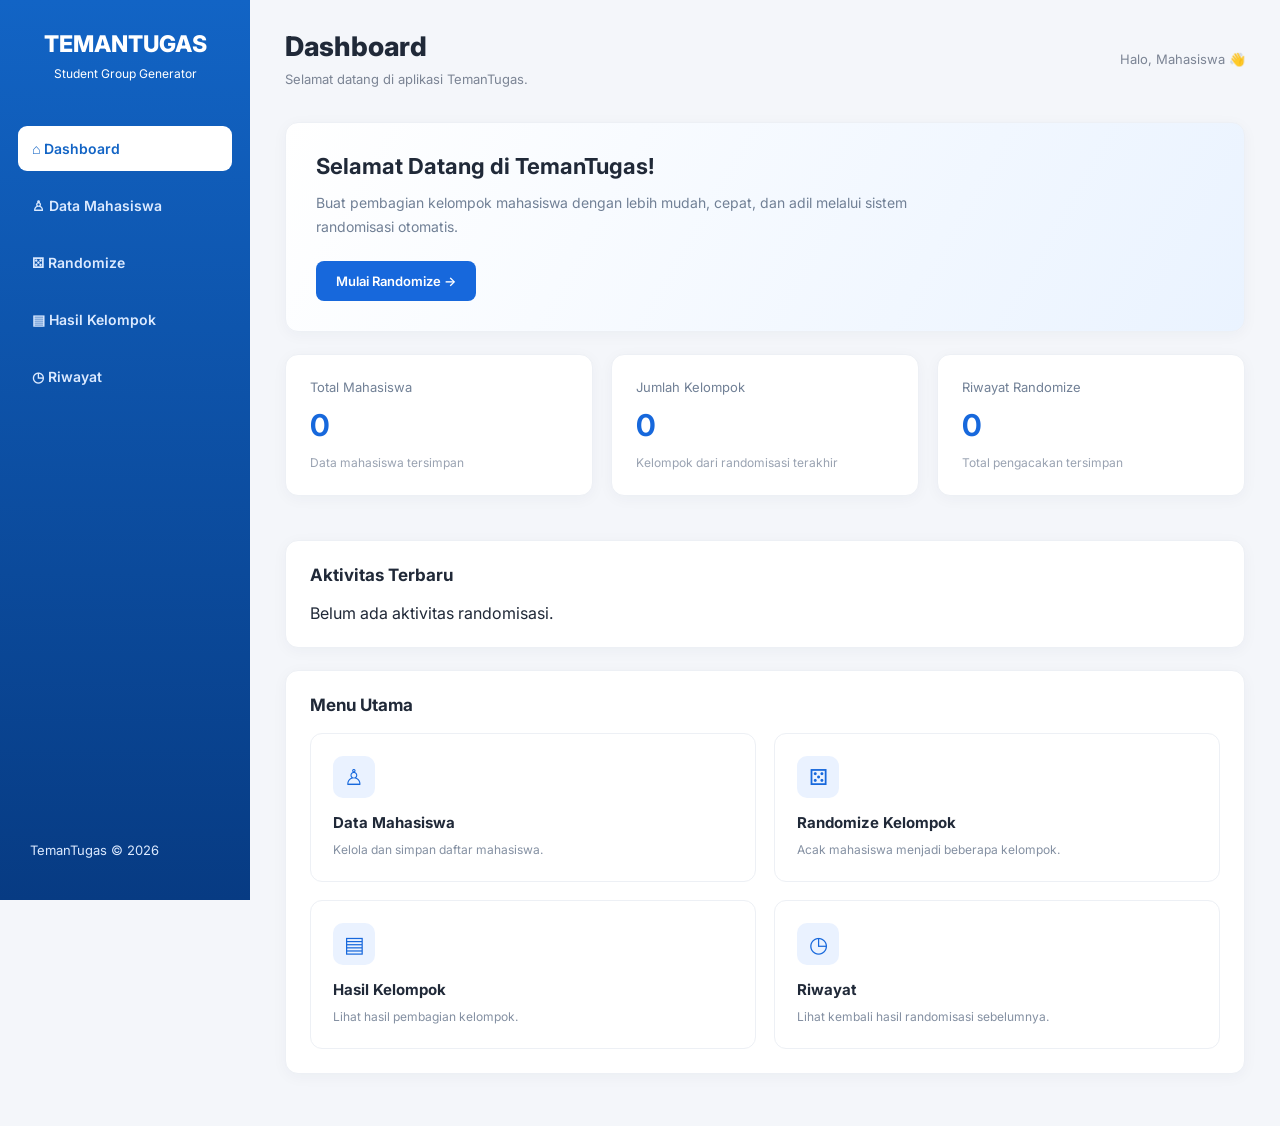
<file: index.html>
<!DOCTYPE html>
<html lang="id">
<head>
    <meta charset="UTF-8">
    <meta name="viewport" content="width=device-width, initial-scale=1.0">
    <title>Dashboard - TemanTugas</title>
    <link rel="stylesheet" href="style.css">
</head>

<body>

    <!-- SIDEBAR -->
    <aside class="sidebar">

        <div class="brand">
            TEMANTUGAS
            <p style="font-size: 12px; font-weight: 400; margin-top: 8px;">
                Student Group Generator
            </p>
        </div>

        <nav class="nav-menu">
            <a href="index.html" class="active">⌂ Dashboard</a>
            <a href="mahasiswa.html">♙ Data Mahasiswa</a>
            <a href="randomize.html">⚄ Randomize</a>
            <a href="hasil.html">▤ Hasil Kelompok</a>
            <a href="riwayat.html">◷ Riwayat</a>
        </nav>

        <div class="sidebar-footer">
            TemanTugas © 2026
        </div>

    </aside>

    <!-- MAIN CONTENT -->
    <main class="main-content">

        <div class="topbar">
            <div>
                <h1 class="page-title">Dashboard</h1>
                <p class="page-description">
                    Selamat datang di aplikasi TemanTugas.
                </p>
            </div>

            <p>Halo, Mahasiswa 👋</p>
        </div>

        <!-- WELCOME CARD -->
        <section class="card welcome-card">

            <h2>Selamat Datang di TemanTugas!</h2>

            <p>
                Buat pembagian kelompok mahasiswa dengan lebih mudah,
                cepat, dan adil melalui sistem randomisasi otomatis.
            </p>

            <a href="randomize.html" class="primary-link">
                Mulai Randomize →
            </a>

        </section>

        <!-- STATISTIK -->
        <section class="stats-container">

            <div class="card stat-card">
                <p>Total Mahasiswa</p>
                <h2 id="totalMahasiswa">0</h2>
                <span>Data mahasiswa tersimpan</span>
            </div>

            <div class="card stat-card">
                <p>Jumlah Kelompok</p>
                <h2 id="totalKelompok">0</h2>
                <span>Kelompok dari randomisasi terakhir</span>
            </div>

            <div class="card stat-card">
                <p>Riwayat Randomize</p>
                <h2 id="totalRiwayat">0</h2>
                <span>Total pengacakan tersimpan</span>
            </div>

        </section>

        <!-- AKTIVITAS TERBARU -->
        <section class="card">

            <h2>Aktivitas Terbaru</h2>

            <div id="aktivitasTerbaru">
                <p>Belum ada aktivitas randomisasi.</p>
            </div>

        </section>

        <!-- MENU UTAMA -->
        <section class="card">

            <h2>Menu Utama</h2>

            <div class="dashboard-menu">

                <a href="mahasiswa.html" class="dashboard-item">
                    <div class="menu-icon">♙</div>
                    <h3>Data Mahasiswa</h3>
                    <p>Kelola dan simpan daftar mahasiswa.</p>
                </a>

                <a href="randomize.html" class="dashboard-item">
                    <div class="menu-icon">⚄</div>
                    <h3>Randomize Kelompok</h3>
                    <p>Acak mahasiswa menjadi beberapa kelompok.</p>
                </a>

                <a href="hasil.html" class="dashboard-item">
                    <div class="menu-icon">▤</div>
                    <h3>Hasil Kelompok</h3>
                    <p>Lihat hasil pembagian kelompok.</p>
                </a>

                <a href="riwayat.html" class="dashboard-item">
                    <div class="menu-icon">◷</div>
                    <h3>Riwayat</h3>
                    <p>Lihat kembali hasil randomisasi sebelumnya.</p>
                </a>

            </div>

        </section>

    </main>

    <script src="script.js"></script>

</body>
</html>
</file>
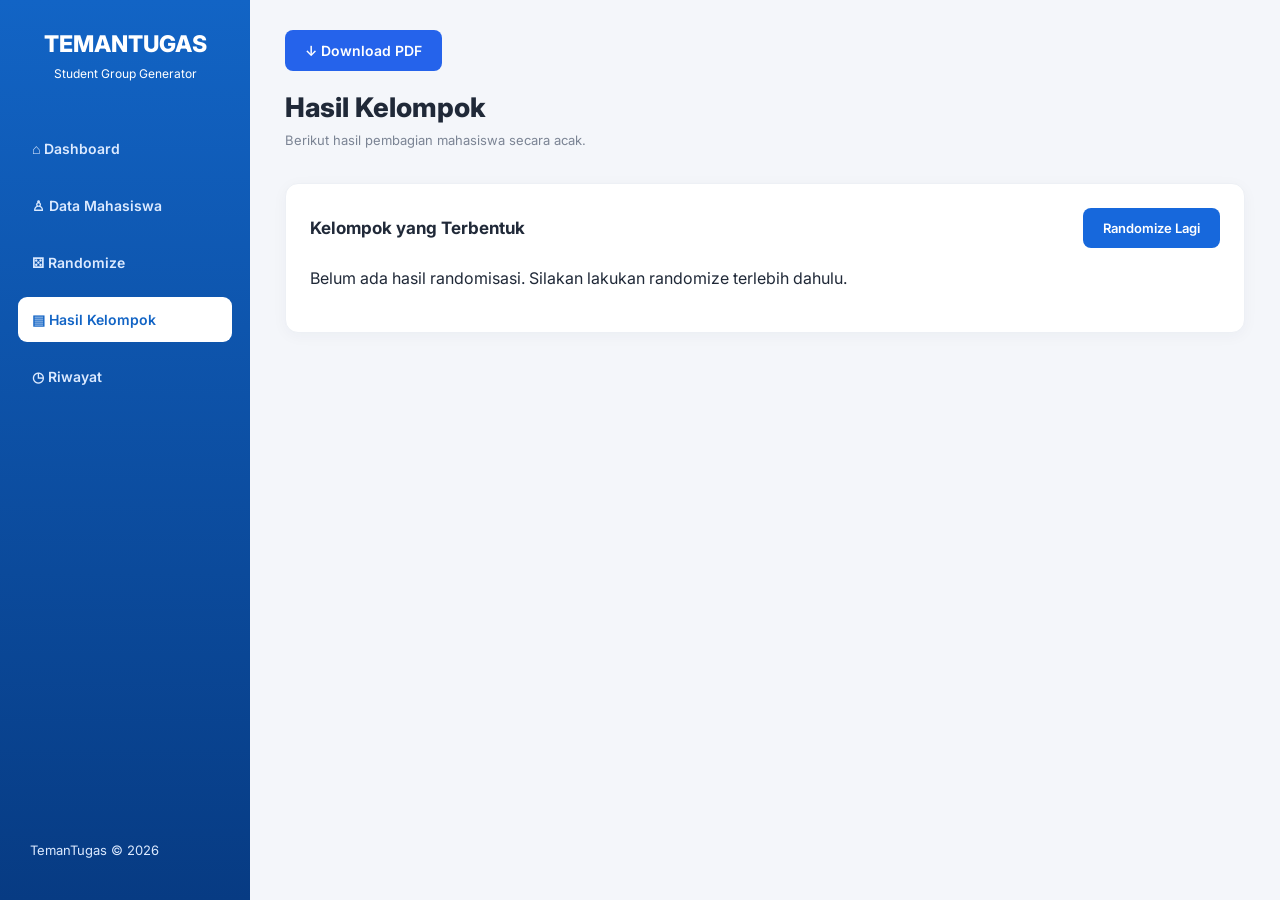
<file: hasil.html>
<!DOCTYPE html>
<html lang="id">
<head>
    <meta charset="UTF-8">
    <meta name="viewport" content="width=device-width, initial-scale=1.0">
    <title>Hasil Kelompok - TemanTugas</title>
    <link rel="stylesheet" href="style.css">
</head>
<body>

    <aside class="sidebar">
        <div class="brand">
            TEMANTUGAS
            <p style="font-size: 12px; font-weight: 400; margin-top: 8px;">
                Student Group Generator
            </p>
        </div>

        <nav class="nav-menu">
            <a href="index.html">⌂ Dashboard</a>
            <a href="mahasiswa.html">♙ Data Mahasiswa</a>
            <a href="randomize.html">⚄ Randomize</a>
            <a href="hasil.html" class="active">▤ Hasil Kelompok</a>
            <a href="riwayat.html">◷ Riwayat</a>
        </nav>

        <div class="sidebar-footer">TemanTugas © 2026</div>
    </aside>

    <main class="main-content">
        <button type="button" id="downloadPDF">
            ↓ Download PDF
        </button>
        <div class="topbar">
            <div>
                <h1 class="page-title">Hasil Kelompok</h1>
                <p class="page-description">
                    Berikut hasil pembagian mahasiswa secara acak.
                </p>
            </div>
        </div>

        <section class="card">
            <div class="result-heading">
                <h2>Kelompok yang Terbentuk</h2>
                <a href="randomize.html" class="primary-link">
                    Randomize Lagi
                </a>
            </div>

            <div id="informasiHasil"></div>
            <div id="daftarKelompok" class="group-container"></div>
        </section>

    </main>

    <script src="script.js"></script>
</body>
</html>
</file>
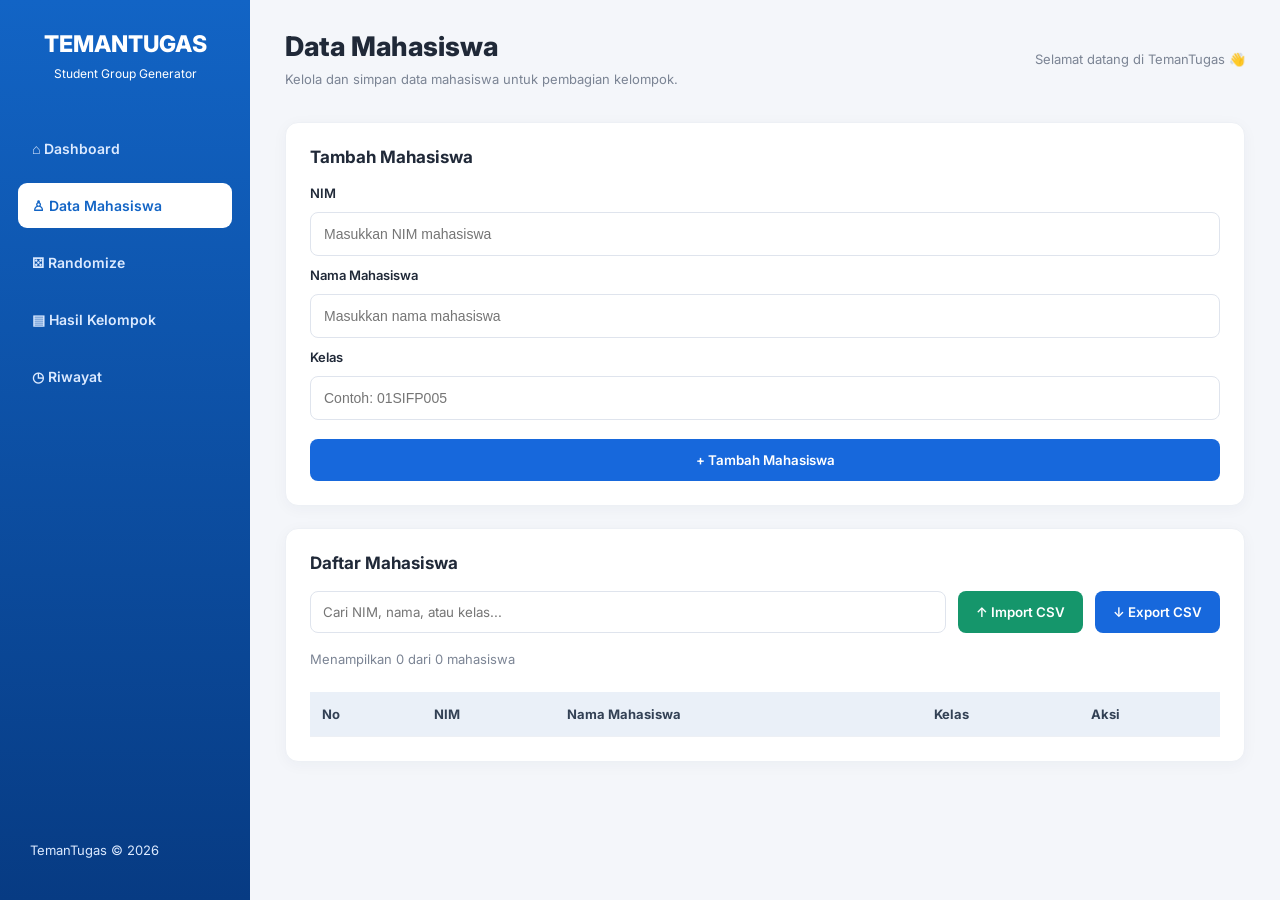
<file: mahasiswa.html>
<!DOCTYPE html>
<html lang="id">
<head>
    <meta charset="UTF-8">
    <meta name="viewport" content="width=device-width, initial-scale=1.0">
    <title>Data Mahasiswa - TemanTugas</title>
    <link rel="stylesheet" href="style.css">
</head>

<body>

    <!-- SIDEBAR -->
    <aside class="sidebar">

        <div class="brand">
            TEMANTUGAS
            <p style="font-size: 12px; font-weight: 400; margin-top: 8px;">
                Student Group Generator
            </p>
        </div>

        <nav class="nav-menu">
            <a href="index.html">⌂ Dashboard</a>
            <a href="mahasiswa.html" class="active">♙ Data Mahasiswa</a>
            <a href="randomize.html">⚄ Randomize</a>
            <a href="hasil.html">▤ Hasil Kelompok</a>
            <a href="riwayat.html">◷ Riwayat</a>
        </nav>

        <div class="sidebar-footer">
            TemanTugas © 2026
        </div>

    </aside>

    <!-- MAIN CONTENT -->
    <main class="main-content">

        <div class="topbar">
            <div>
                <h1 class="page-title">Data Mahasiswa</h1>
                <p class="page-description">
                    Kelola dan simpan data mahasiswa untuk pembagian kelompok.
                </p>
            </div>

            <p>Selamat datang di TemanTugas 👋</p>
        </div>

        <!-- FORM INPUT -->
        <section class="card">

            <h2>Tambah Mahasiswa</h2>

            <form id="formMahasiswa">

                <label>NIM</label>
                <input
                    type="text"
                    id="nim"
                    placeholder="Masukkan NIM mahasiswa"
                    required
                >

                <label>Nama Mahasiswa</label>
                <input
                    type="text"
                    id="nama"
                    placeholder="Masukkan nama mahasiswa"
                    required
                >

                <label>Kelas</label>
                <input
                    type="text"
                    id="kelas"
                    placeholder="Contoh: 01SIFP005"
                    required
                >

                <button type="submit">+ Tambah Mahasiswa</button>

            </form>

        </section>

        <!-- TABEL MAHASISWA -->
        <section class="card">

            <h2>Daftar Mahasiswa</h2>


            <div class="student-toolbar">

                <input
                    type="text"
                    id="cariMahasiswa"
                    placeholder="Cari NIM, nama, atau kelas..."
                >

                <button type="button" id="importCSV">
                    ↑ Import CSV
                </button>

                <input
                    type="file"
                    id="fileCSV"
                    accept=".csv"
                    hidden
                >

                <button type="button" id="exportCSV">
                    ↓ Export CSV
                </button>

            </div>

            <p id="jumlahMahasiswa">Total: 0 mahasiswa</p>

            <div class="table-wrapper">

                <table>
                    <thead>
                        <tr>
                            <th>No</th>
                            <th>NIM</th>
                            <th>Nama Mahasiswa</th>
                            <th>Kelas</th>
                            <th>Aksi</th>
                        </tr>
                    </thead>

                    <tbody id="daftarMahasiswa"></tbody>
                </table>

            </div>

        </section>

    </main>

    <script src="script.js"></script>

</body>
</html>
</file>
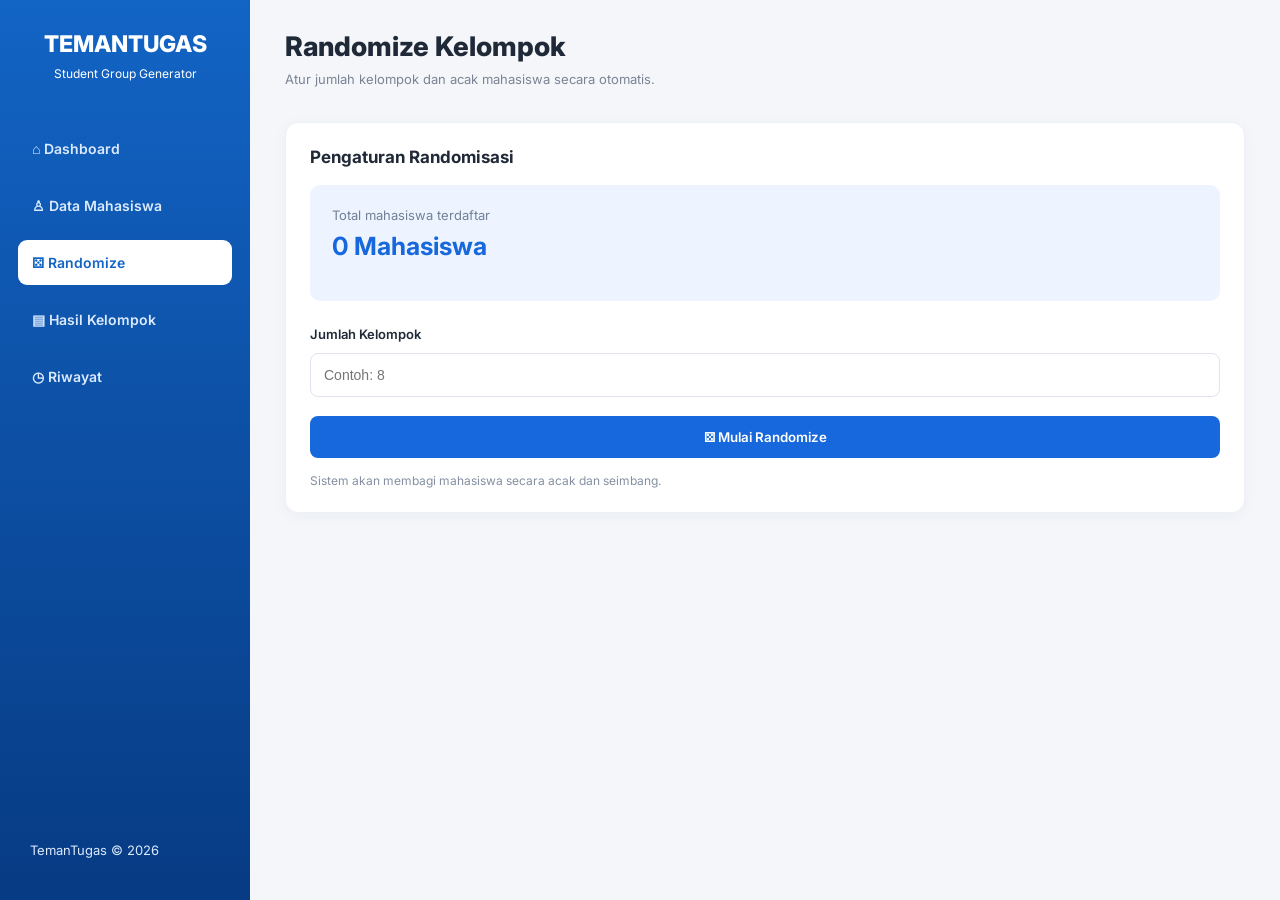
<file: randomize.html>
<!DOCTYPE html>
<html lang="id">
<head>
    <meta charset="UTF-8">
    <meta name="viewport" content="width=device-width, initial-scale=1.0">
    <title>Randomize - TemanTugas</title>
    <link rel="stylesheet" href="style.css">
</head>
<body>

    <aside class="sidebar">
        <div class="brand">
            TEMANTUGAS
            <p style="font-size: 12px; font-weight: 400; margin-top: 8px;">
                Student Group Generator
            </p>
        </div>

        <nav class="nav-menu">
            <a href="index.html">⌂ Dashboard</a>
            <a href="mahasiswa.html">♙ Data Mahasiswa</a>
            <a href="randomize.html" class="active">⚄ Randomize</a>
            <a href="hasil.html">▤ Hasil Kelompok</a>
            <a href="riwayat.html">◷ Riwayat</a>
        </nav>

        <div class="sidebar-footer">TemanTugas © 2026</div>
    </aside>

    <main class="main-content">

        <div class="topbar">
            <div>
                <h1 class="page-title">Randomize Kelompok</h1>
                <p class="page-description">
                    Atur jumlah kelompok dan acak mahasiswa secara otomatis.
                </p>
            </div>
        </div>

        <section class="card">
            <h2>Pengaturan Randomisasi</h2>

            <div class="random-info">
                <p>Total mahasiswa terdaftar</p>
                <h2 id="totalPeserta">0 Mahasiswa</h2>
            </div>

            <form id="formRandomize">
                <label for="jumlahKelompok">Jumlah Kelompok</label>
                <input
                    type="number"
                    id="jumlahKelompok"
                    min="1"
                    placeholder="Contoh: 8"
                    required
                >

                <button type="submit">⚄ Mulai Randomize</button>
            </form>

            <p class="random-note">
                Sistem akan membagi mahasiswa secara acak dan seimbang.
            </p>
        </section>

    </main>

    <script src="script.js"></script>
</body>
</html>
</file>
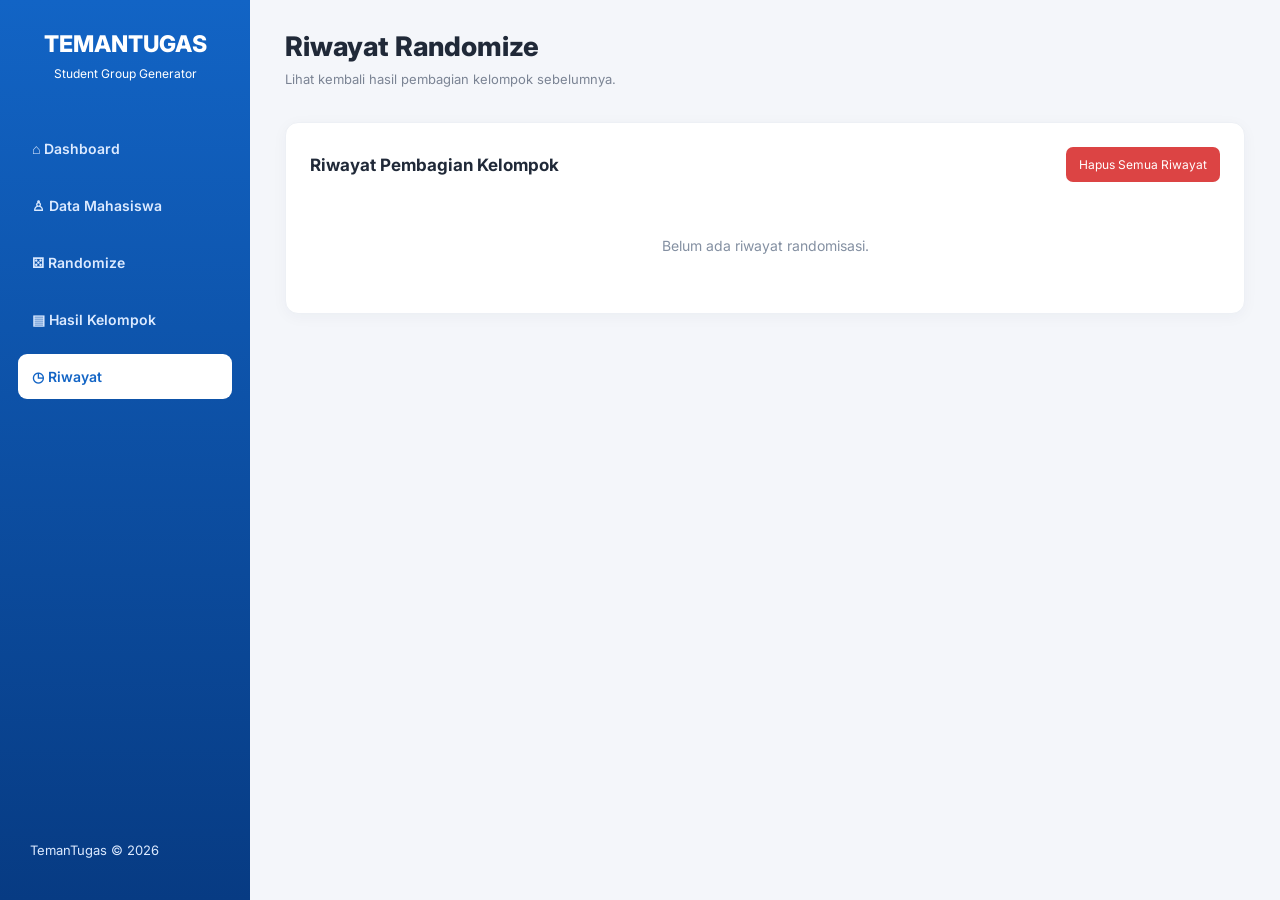
<file: riwayat.html>
<!DOCTYPE html>
<html lang="id">
<head>
    <meta charset="UTF-8">
    <meta name="viewport" content="width=device-width, initial-scale=1.0">
    <title>Riwayat - TemanTugas</title>
    <link rel="stylesheet" href="style.css">
</head>

<body>

    <aside class="sidebar">
        <div class="brand">
            TEMANTUGAS
            <p style="font-size: 12px; font-weight: 400; margin-top: 8px;">
                Student Group Generator
            </p>
        </div>

        <nav class="nav-menu">
            <a href="index.html">⌂ Dashboard</a>
            <a href="mahasiswa.html">♙ Data Mahasiswa</a>
            <a href="randomize.html">⚄ Randomize</a>
            <a href="hasil.html">▤ Hasil Kelompok</a>
            <a href="riwayat.html" class="active">◷ Riwayat</a>
        </nav>

        <div class="sidebar-footer">TemanTugas © 2026</div>
    </aside>

    <main class="main-content">

        <div class="topbar">
            <div>
                <h1 class="page-title">Riwayat Randomize</h1>
                <p class="page-description">
                    Lihat kembali hasil pembagian kelompok sebelumnya.
                </p>
            </div>
        </div>

        <section class="card">

            <div class="history-heading">
                <h2>Riwayat Pembagian Kelompok</h2>

                <button id="hapusSemuaRiwayat" class="delete-history">
                    Hapus Semua Riwayat
                </button>
            </div>

            <div id="daftarRiwayat"></div>

        </section>

    </main>

    <script src="script.js"></script>

</body>
</html>
</file>
<file: style.css>
@import url('https://fonts.googleapis.com/css2?family=Inter:wght@400;500;600;700;800&display=swap');

* {
    margin: 0;
    padding: 0;
    box-sizing: border-box;
}

body {
    font-family: 'Inter', sans-serif;
    background: #f4f6fa;
    color: #202938;
}

/* SIDEBAR */

.sidebar {
    width: 250px;
    height: 100vh;
    background: linear-gradient(180deg, #1264c5, #073b83);
    color: white;
    position: fixed;
    left: 0;
    top: 0;
    padding: 30px 18px;
    display: flex;
    flex-direction: column;
}

.brand {
    font-size: 23px;
    font-weight: 800;
    text-align: center;
    margin-bottom: 45px;
}

.nav-menu {
    display: flex;
    flex-direction: column;
    gap: 12px;
}

.nav-menu a {
    text-decoration: none;
    color: #dceaff;
    padding: 14px;
    border-radius: 9px;
    font-size: 14px;
    font-weight: 600;
    transition: 0.2s;
}

.nav-menu a:hover,
.nav-menu a.active {
    background: #ffffff;
    color: #1264c5;
}

.sidebar-footer {
    margin-top: auto;
    font-size: 13px;
    color: #dceaff;
    padding: 12px;
}

/* MAIN CONTENT */

.main-content {
    margin-left: 250px;
    padding: 30px 35px;
}

.topbar {
    display: flex;
    justify-content: space-between;
    align-items: center;
    margin-bottom: 35px;
}

.topbar p {
    color: #7b8494;
    font-size: 13px;
}

.page-title {
    font-size: 27px;
    font-weight: 800;
    margin-bottom: 8px;
}

.page-description {
    color: #7b8494;
    font-size: 14px;
}

/* CARD */

.card {
    background: white;
    border-radius: 13px;
    padding: 24px;
    box-shadow: 0 3px 15px rgba(30, 50, 80, 0.04);
    border: 1px solid #edf0f5;
    margin-bottom: 22px;
}

.card h2 {
    font-size: 17px;
    margin-bottom: 18px;
}

/* FORM */

form {
    display: flex;
    flex-direction: column;
    gap: 11px;
}

form label {
    font-size: 13px;
    font-weight: 600;
}

form input {
    padding: 13px;
    border: 1px solid #dfe4ed;
    border-radius: 8px;
    font-size: 14px;
    outline: none;
}

form input:focus {
    border-color: #1264c5;
}

button {
    border: none;
    cursor: pointer;
    font-family: inherit;
}

form button {
    background: #1768dc;
    color: white;
    padding: 13px;
    border-radius: 8px;
    font-weight: 600;
    margin-top: 8px;
}

form button:hover {
    background: #1055b7;
}

/* TABLE */

.table-wrapper {
    overflow-x: auto;
}

table {
    width: 100%;
    border-collapse: collapse;
    margin-top: 15px;
    min-width: 600px;
}

th {
    background: #eaf0f8;
    color: #334155;
    font-size: 13px;
    text-align: left;
}

th, td {
    padding: 14px 12px;
    border-bottom: 1px solid #edf0f5;
    font-size: 13px;
}

tbody tr:nth-child(even) {
    background: #f6f8fb;
}

tbody tr:hover {
    background: #edf4ff;
}

td button {
    padding: 8px 10px;
    border-radius: 6px;
    color: white;
    margin-right: 3px;
    background: #1768dc;
}

td button:last-child {
    background: #dc4444;
}

#jumlahMahasiswa {
    color: #7b8494;
    font-size: 13px;
    margin-bottom: 10px;
}

/* RESPONSIVE */

@media (max-width: 750px) {
    .sidebar {
        width: 190px;
    }

    .main-content {
        margin-left: 190px;
        padding: 20px;
    }

    .topbar {
        align-items: flex-start;
        flex-direction: column;
        gap: 10px;
    }
}

@media (max-width: 520px) {
    .sidebar {
        width: 100%;
        height: auto;
        position: relative;
    }

    .brand {
        margin-bottom: 20px;
    }

    .nav-menu {
        display: grid;
        grid-template-columns: 1fr 1fr;
    }

    .main-content {
        margin-left: 0;
        padding: 18px;
    }
}


/* DASHBOARD */

.welcome-card {
    background: linear-gradient(120deg, #ffffff, #eaf3ff);
    padding: 30px;
}

.welcome-card h2 {
    font-size: 22px;
    margin-bottom: 12px;
}

.welcome-card p {
    color: #718096;
    font-size: 14px;
    line-height: 1.7;
    max-width: 600px;
    margin-bottom: 22px;
}

.primary-link {
    display: inline-block;
    text-decoration: none;
    background: #1768dc;
    color: white;
    padding: 12px 20px;
    border-radius: 8px;
    font-size: 13px;
    font-weight: 600;
}

.primary-link:hover {
    background: #1055b7;
}

.stats-container {
    display: grid;
    grid-template-columns: repeat(3, 1fr);
    gap: 18px;
    margin-bottom: 22px;
}

.stat-card p {
    color: #718096;
    font-size: 13px;
    margin-bottom: 12px;
}

.stat-card h2 {
    color: #1768dc;
    font-size: 30px;
    margin-bottom: 8px;
}

.stat-card span {
    color: #9aa3b2;
    font-size: 12px;
}

.dashboard-menu {
    display: grid;
    grid-template-columns: repeat(2, 1fr);
    gap: 18px;
}

.dashboard-item {
    text-decoration: none;
    color: #202938;
    padding: 22px;
    border: 1px solid #edf0f5;
    border-radius: 12px;
    transition: 0.2s;
}

.dashboard-item:hover {
    border-color: #1768dc;
    transform: translateY(-3px);
    box-shadow: 0 5px 15px rgba(30, 50, 80, 0.07);
}

.menu-icon {
    background: #eaf2ff;
    color: #1768dc;
    width: 42px;
    height: 42px;
    display: flex;
    align-items: center;
    justify-content: center;
    border-radius: 10px;
    font-size: 22px;
    margin-bottom: 15px;
}

.dashboard-item h3 {
    font-size: 15px;
    margin-bottom: 8px;
}

.dashboard-item p {
    color: #8490a2;
    font-size: 12px;
    line-height: 1.6;
}

@media (max-width: 900px) {
    .stats-container {
        grid-template-columns: 1fr;
    }
}

@media (max-width: 520px) {
    .dashboard-menu {
        grid-template-columns: 1fr;
    }
}

/* RANDOMIZE */

.random-info {
    background: #edf4ff;
    padding: 22px;
    border-radius: 10px;
    margin-bottom: 25px;
}

.random-info p {
    color: #718096;
    font-size: 13px;
    margin-bottom: 8px;
}

.random-info h2 {
    color: #1768dc;
    font-size: 25px;
}

.random-note {
    color: #8490a2;
    font-size: 12px;
    margin-top: 15px;
}

/* HASIL KELOMPOK */

.result-heading {
    display: flex;
    justify-content: space-between;
    align-items: center;
    gap: 15px;
    margin-bottom: 20px;
}

.result-heading h2 {
    margin-bottom: 0;
}

.group-container {
    display: grid;
    grid-template-columns: repeat(2, 1fr);
    gap: 18px;
    margin-top: 20px;
}

.group-card {
    border: 1px solid #e6ebf2;
    border-radius: 12px;
    padding: 18px;
    background: #fff;
}

.group-card h3 {
    font-size: 15px;
    margin-bottom: 15px;
    color: #1768dc;
}

.group-member {
    background: #f1f4f9;
    padding: 12px;
    border-radius: 8px;
    margin-top: 8px;
    font-size: 13px;
}

.result-info {
    color: #718096;
    font-size: 13px;
    margin-top: 10px;
}

@media (max-width: 650px) {
    .group-container {
        grid-template-columns: 1fr;
    }

    .result-heading {
        align-items: flex-start;
        flex-direction: column;
    }
}

/* RIWAYAT */

.history-heading {
    display: flex;
    justify-content: space-between;
    align-items: center;
    gap: 15px;
    margin-bottom: 20px;
}

.history-heading h2 {
    margin-bottom: 0;
}

.history-card {
    border: 1px solid #e6ebf2;
    border-radius: 10px;
    padding: 18px;
    margin-bottom: 15px;
}

.history-card h3 {
    color: #1768dc;
    font-size: 15px;
    margin-bottom: 8px;
}

.history-card p {
    font-size: 12px;
    color: #8490a2;
    margin-bottom: 12px;
}

.history-card button {
    background: #eaf2ff;
    color: #1768dc;
    padding: 9px 13px;
    border-radius: 7px;
    font-weight: 600;
    font-size: 12px;
}

.delete-history {
    background: #dc4444;
    color: white;
    padding: 10px 13px;
    border-radius: 7px;
    font-size: 12px;
}

.empty-history {
    color: #8490a2;
    text-align: center;
    padding: 35px 10px;
    font-size: 14px;
}

@media (max-width: 600px) {
    .history-heading {
        flex-direction: column;
        align-items: flex-start;
    }
}

/* PENCARIAN DAN EXPORT */

.student-toolbar {
    display: flex;
    gap: 12px;
    margin: 18px 0;
}

.student-toolbar input {
    flex: 1;
    min-width: 0;
    padding: 12px;
    border: 1px solid #dfe4ed;
    border-radius: 8px;
    outline: none;
    font-family: inherit;
}

.student-toolbar input:focus {
    border-color: #1768dc;
}

.student-toolbar button {
    background: #1768dc;
    color: white;
    padding: 12px 18px;
    border-radius: 8px;
    font-weight: 600;
    white-space: nowrap;
}

.student-toolbar button:hover {
    background: #1055b7;
}

@media (max-width: 520px) {
    .student-toolbar {
        flex-direction: column;
    }
}

/* IMPORT CSV */

#importCSV {
    background: #15966b;
    color: white;
    padding: 12px 18px;
    border-radius: 8px;
    font-weight: 600;
    white-space: nowrap;
}

#importCSV:hover {
    background: #107c58;
}

#exportCSV {
    background: #1768dc;
    color: white;
    padding: 12px 18px;
    border-radius: 8px;
    font-weight: 600;
    white-space: nowrap;
}

#exportCSV:hover {
    background: #1055b7;
}
/* TOMBOL DOWNLOAD PDF */
#downloadPDF {
    background-color: #2563eb;
    color: white;
    border: none;
    padding: 12px 20px;
    border-radius: 8px;
    cursor: pointer;
    font-size: 14px;
    font-weight: 600;
    margin-bottom: 20px;
}

#downloadPDF:hover {
    background-color: #1d4ed8;
}

/* TAMPILAN CETAK PDF */
@media print {

    .sidebar,
    .topbar,
    #downloadPDF {
        display: none !important;
    }

    .main-content {
        margin: 0 !important;
        padding: 20px !important;
        width: 100% !important;
    }

    body {
        background: white !important;
    }

    .card,
    .group-card {
        box-shadow: none !important;
        break-inside: avoid;
    }
}
@media print {
    .randomize-again,
    #randomizeAgain,
    .btn-randomize,
    a[href="randomize.html"] {
        display: none !important;
    }
}
#aktivitasTerbaru {
    margin-top: 15px;
}

#aktivitasTerbaru .history-card {
    padding: 18px;
}

#aktivitasTerbaru h3 {
    margin-bottom: 10px;
}

#aktivitasTerbaru p {
    margin-bottom: 8px;
    color: #64748b;
}

#aktivitasTerbaru a {
    display: inline-block;
    margin-top: 10px;
    color: #2563eb;
    text-decoration: none;
    font-weight: 600;
}
</file>
